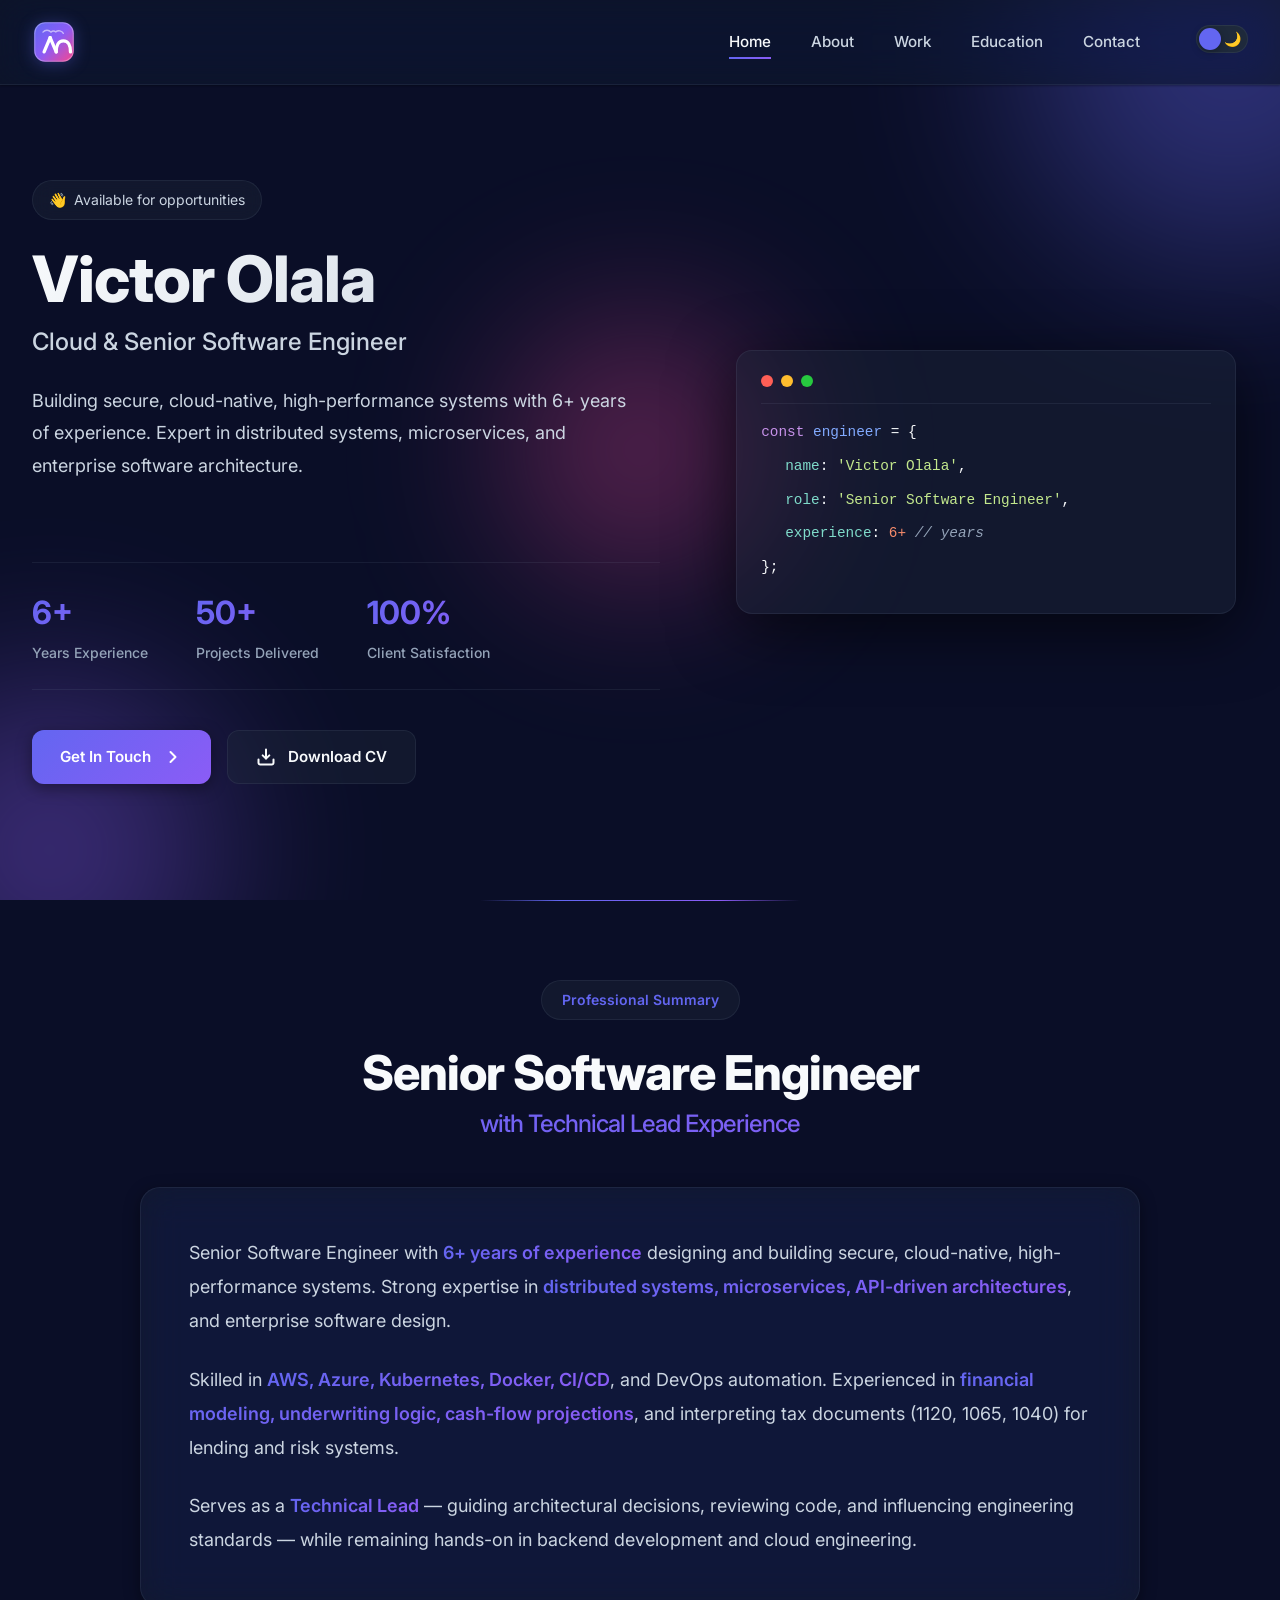
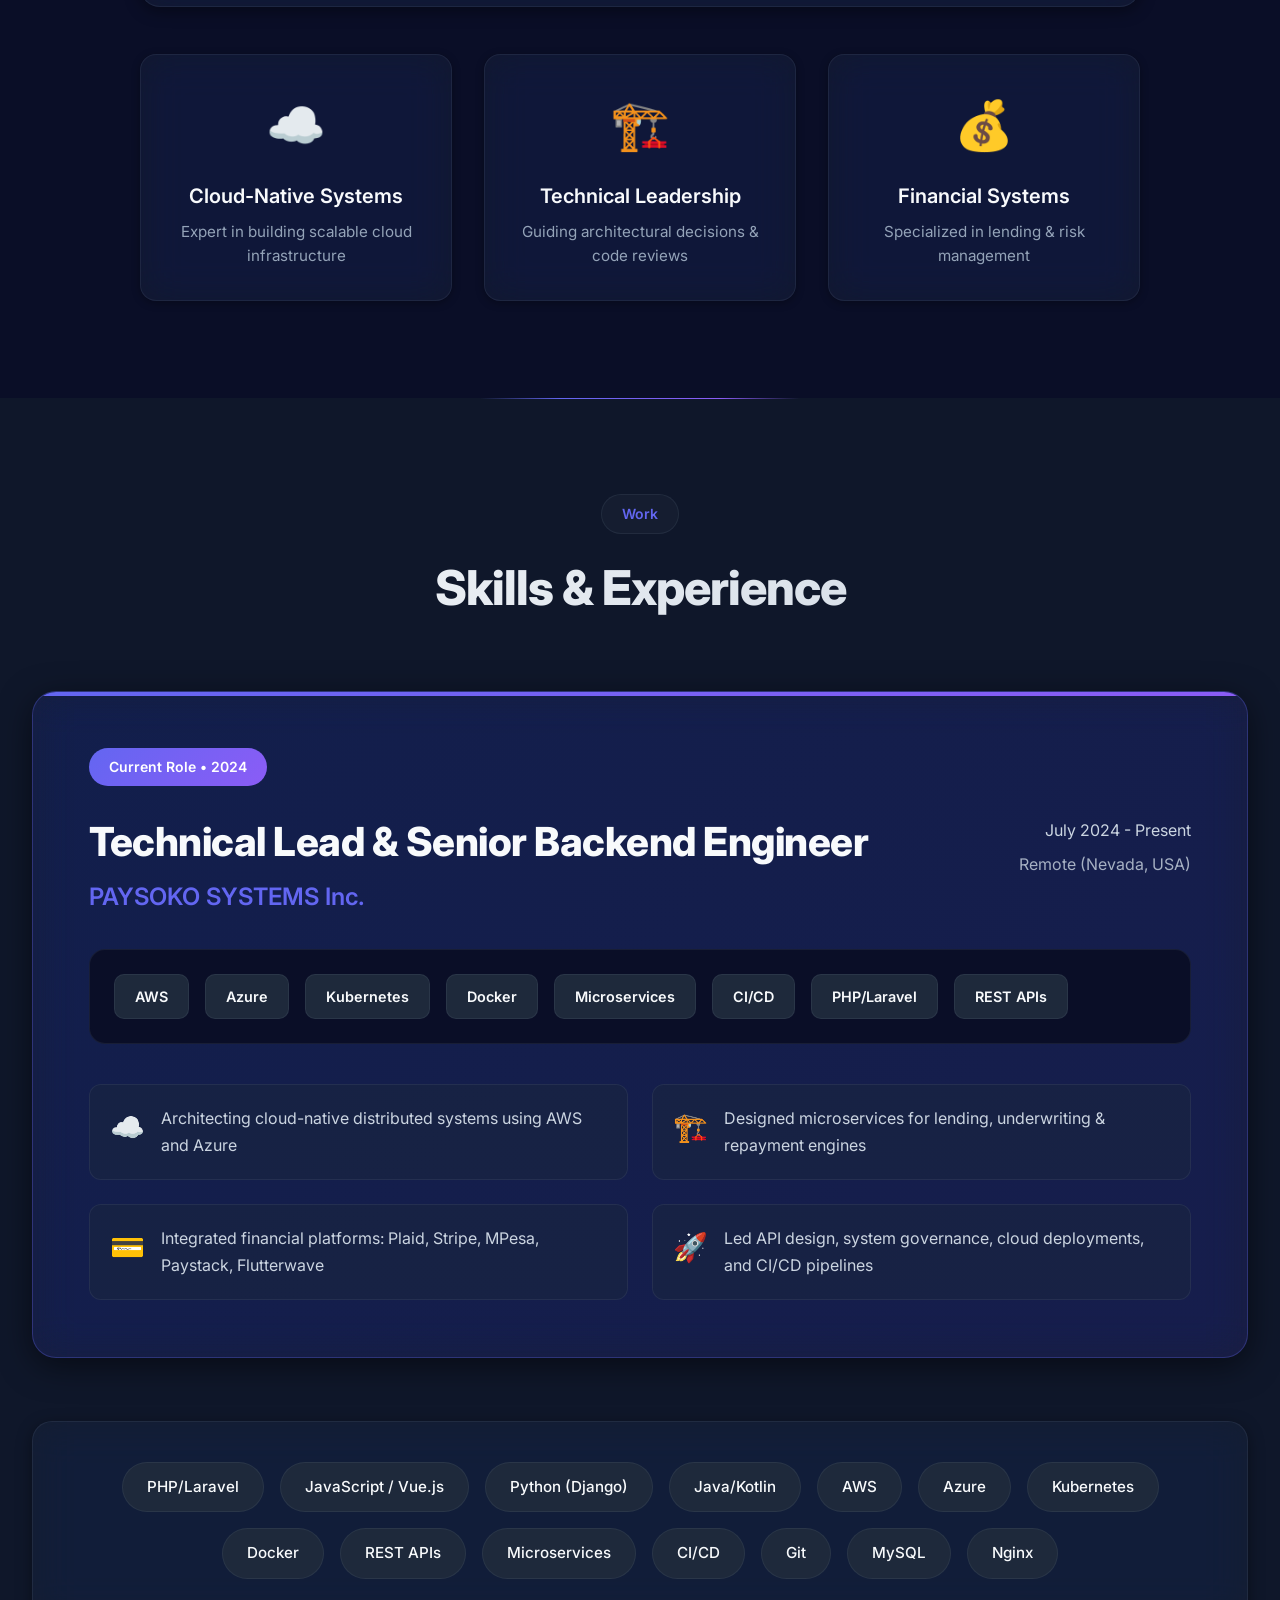
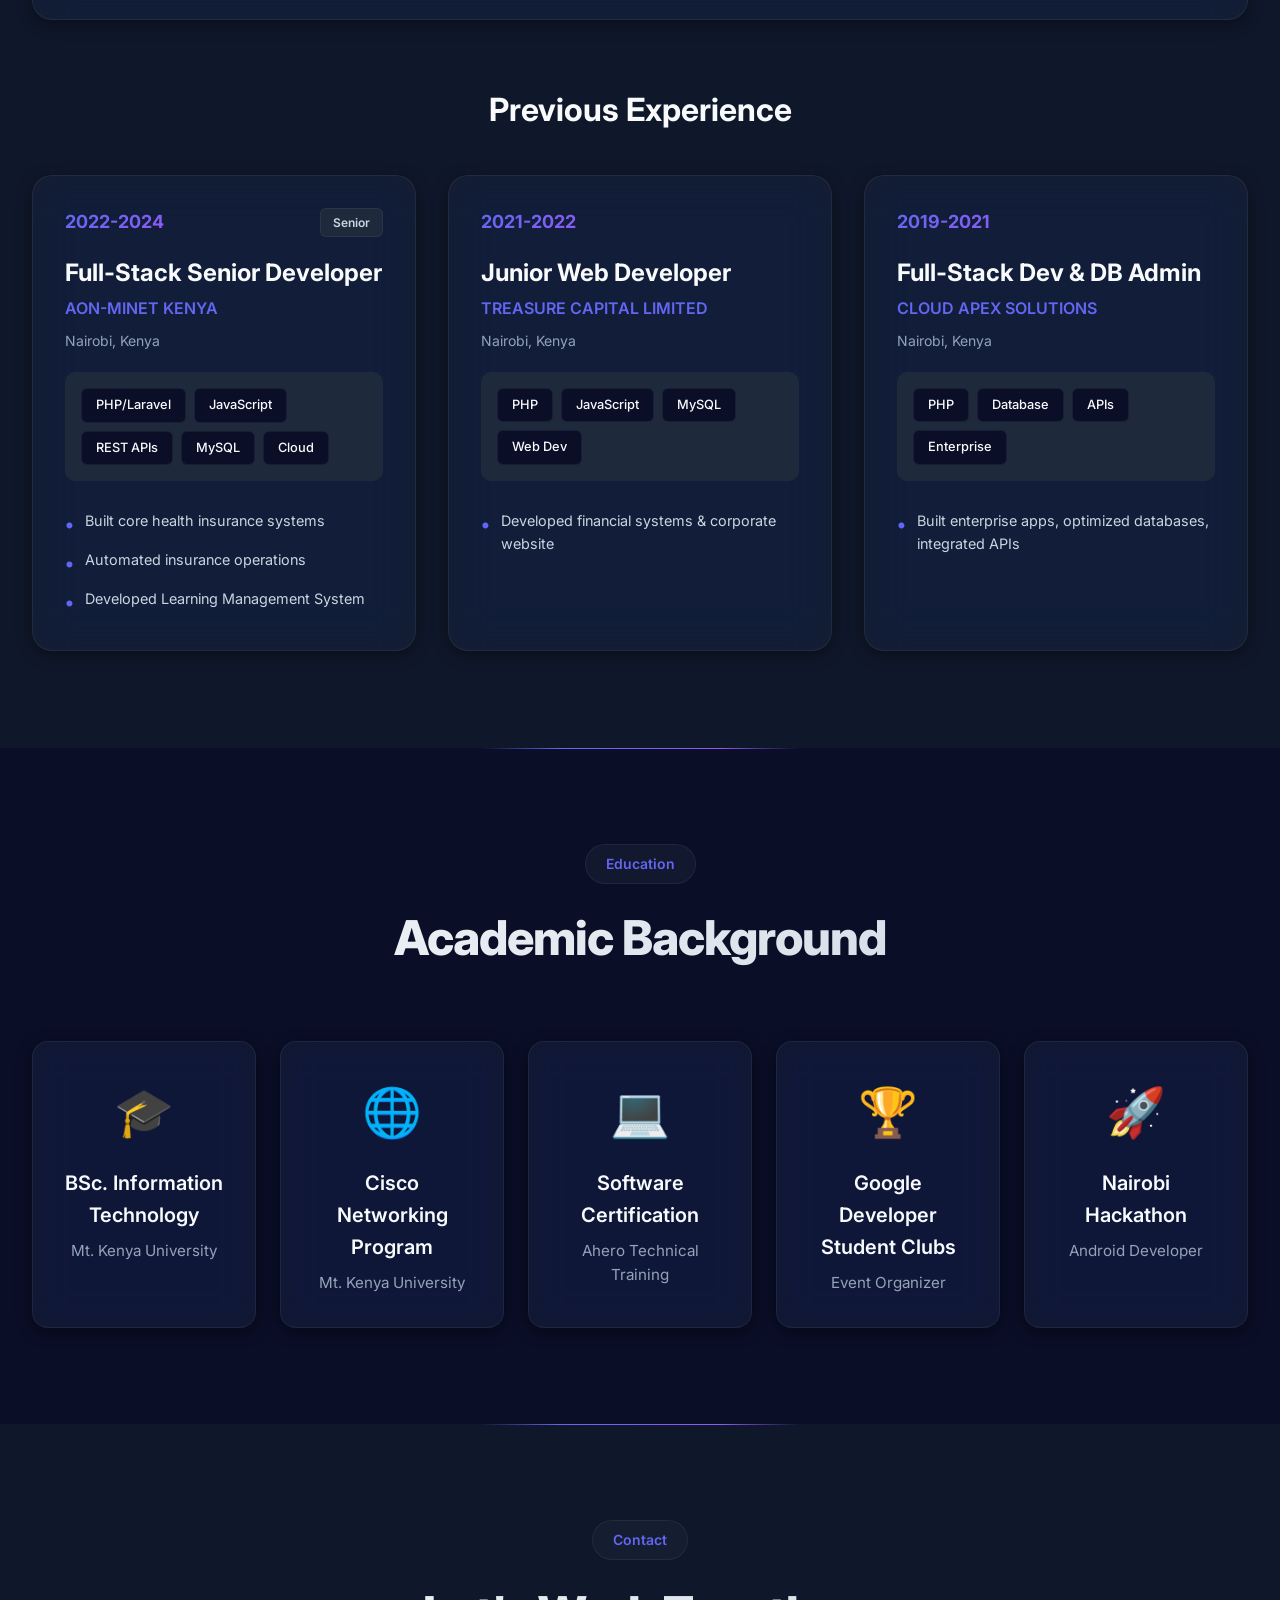
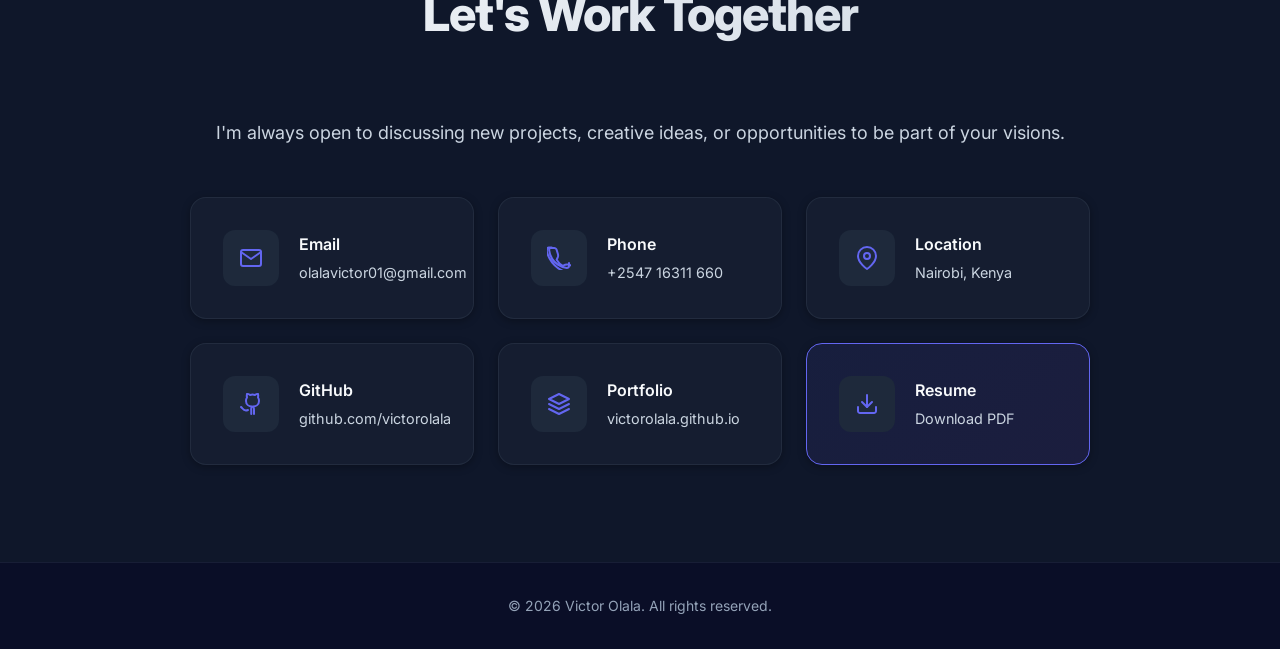
<file: index.html>
<!DOCTYPE html>
<html lang="en">
<head>
    <meta charset="UTF-8">
    <meta name="viewport" content="width=device-width, initial-scale=1.0">
    <link rel="canonical" href="https://victorolala.github.io/">
    <script>
        (function () {
            var path = location.pathname;
            if (/\/index\.html?$/i.test(path)) {
                history.replaceState(
                    null,
                    '',
                    path.replace(/\/index\.html?$/i, '/') + location.search + location.hash
                );
            }
        })();
    </script>
    <title>Victor Olala - Cloud & Senior Software Engineer</title>
    <link rel="icon" href="assets/favicon.svg" type="image/svg+xml">
    <link rel="stylesheet" href="styles.css">
    <link rel="preconnect" href="https://fonts.googleapis.com">
    <link rel="preconnect" href="https://fonts.gstatic.com" crossorigin>
    <link href="https://fonts.googleapis.com/css2?family=Inter:wght@300;400;500;600;700;800&display=swap" rel="stylesheet">
</head>
<body>
    <!-- Navigation -->
    <nav class="navbar">
        <div class="nav-container">
            <a href="#home" class="logo" aria-label="Victor Olala — Home">
                <svg class="logo-mark" viewBox="0 0 40 40" fill="none" xmlns="http://www.w3.org/2000/svg" aria-hidden="true">
                    <defs>
                        <linearGradient id="nav-logo-grad" x1="4" y1="4" x2="36" y2="36" gradientUnits="userSpaceOnUse">
                            <stop offset="0%" stop-color="#6366f1"/>
                            <stop offset="50%" stop-color="#8b5cf6"/>
                            <stop offset="100%" stop-color="#ec4899"/>
                        </linearGradient>
                    </defs>
                    <rect x="2" y="2" width="36" height="36" rx="10" fill="url(#nav-logo-grad)"/>
                    <rect x="2.5" y="2.5" width="35" height="35" rx="9.5" stroke="rgba(255,255,255,0.28)" stroke-width="1"/>
                    <path d="M10 11c1.8-2.2 5.5-2.2 7.2 0 1.2-1 3-1.2 4.4-.2 2.2-1.8 5.6-1.1 6.9 1.3" stroke="rgba(255,255,255,0.55)" stroke-width="1.25" stroke-linecap="round" fill="none"/>
                    <path d="M11 29L16.5 16" stroke="#fff" stroke-width="3" stroke-linecap="round"/>
                    <path d="M16.5 16L22 29" stroke="#fff" stroke-width="3" stroke-linecap="round"/>
                    <path d="M22 29c0-5.5 2-10 6.5-10s6.5 4.5 6.5 10" stroke="#fff" stroke-width="3" stroke-linecap="round" fill="none"/>
                </svg>
            </a>
            <ul class="nav-menu">
                <li><a href="#home" class="nav-link">Home</a></li>
                <li><a href="#about" class="nav-link">About</a></li>
                <li><a href="#work" class="nav-link">Work</a></li>
                <li><a href="#education" class="nav-link">Education</a></li>
                <li><a href="#contact" class="nav-link">Contact</a></li>
                <li>
                    <button class="theme-toggle" id="themeToggle" aria-label="Toggle theme">
                        <span class="theme-toggle-icon sun">☀️</span>
                        <span class="theme-toggle-icon moon">🌙</span>
                    </button>
                </li>
            </ul>
            <div class="hamburger">
                <span></span>
                <span></span>
                <span></span>
            </div>
        </div>
    </nav>

    <!-- Hero Section -->
    <section id="home" class="hero">
        <div class="hero-background">
            <div class="gradient-orb orb-1"></div>
            <div class="gradient-orb orb-2"></div>
            <div class="gradient-orb orb-3"></div>
        </div>
        <div class="container hero-container">
            <div class="hero-content">
                <div class="hero-intro">
                    <div class="hero-badge">
                        <span>👋</span> Available for opportunities
                    </div>
                    <h1 class="hero-title">
                        <span class="name-highlight">Victor Olala</span>
                        <span class="title-sub">Cloud & Senior Software Engineer</span>
                    </h1>
                    <p class="hero-description">
                        Building secure, cloud-native, high-performance systems with 6+ years of experience. 
                        Expert in distributed systems, microservices, and enterprise software architecture.
                    </p>
                </div>
                <div class="hero-visual">
                    <div class="hero-card">
                        <div class="card-header">
                            <div class="card-dots">
                                <span></span>
                                <span></span>
                                <span></span>
                            </div>
                        </div>
                        <div class="code-preview">
                            <div class="code-line">
                                <span class="code-keyword">const</span> 
                                <span class="code-var">engineer</span> = {
                            </div>
                            <div class="code-line indent">
                                <span class="code-property">name</span>: 
                                <span class="code-string">'Victor Olala'</span>,
                            </div>
                            <div class="code-line indent">
                                <span class="code-property">role</span>: 
                                <span class="code-string">'Senior Software Engineer'</span>,
                            </div>
                            <div class="code-line indent">
                                <span class="code-property">experience</span>: 
                                <span class="code-number">6+</span> 
                                <span class="code-comment">// years</span>
                            </div>
                            <div class="code-line">};</div>
                        </div>
                    </div>
                </div>
                <div class="hero-actions">
                    <div class="hero-stats">
                        <div class="stat-item">
                            <div class="stat-number">6+</div>
                            <div class="stat-label">Years Experience</div>
                        </div>
                        <div class="stat-item">
                            <div class="stat-number">50+</div>
                            <div class="stat-label">Projects Delivered</div>
                        </div>
                        <div class="stat-item">
                            <div class="stat-number">100%</div>
                            <div class="stat-label">Client Satisfaction</div>
                        </div>
                    </div>
                    <div class="hero-buttons">
                        <a href="#contact" class="btn btn-primary">
                            <span>Get In Touch</span>
                            <svg width="20" height="20" viewBox="0 0 20 20" fill="none">
                                <path d="M7.5 15L12.5 10L7.5 5" stroke="currentColor" stroke-width="2" stroke-linecap="round" stroke-linejoin="round"/>
                            </svg>
                        </a>
                        <a href="my_cv/Victor_Olala_Senior_Software_Engineer.pdf" download="Victor_Olala_Senior_Software_Engineer.pdf" class="btn btn-secondary">
                            <svg width="20" height="20" viewBox="0 0 20 20" fill="none">
                                <path d="M17.5 12.5V15.8333C17.5 16.2754 17.3244 16.6993 17.0118 17.0118C16.6993 17.3244 16.2754 17.5 15.8333 17.5H4.16667C3.72464 17.5 3.30072 17.3244 2.98816 17.0118C2.67559 16.6993 2.5 16.2754 2.5 15.8333V12.5M13.3333 8.33333L10 11.6667M10 11.6667L6.66667 8.33333M10 11.6667V2.5" stroke="currentColor" stroke-width="2" stroke-linecap="round" stroke-linejoin="round"/>
                            </svg>
                            <span>Download CV</span>
                        </a>
                    </div>
                </div>
            </div>
        </div>
    </section>

    <!-- About Section -->
    <section id="about" class="section about-section">
        <div class="container">
            <div class="about-content-wrapper">
                <div class="about-header">
                    <span class="about-badge">Professional Summary</span>
                    <h2 class="about-title">
                        Senior Software Engineer
                        <span class="about-subtitle">with Technical Lead Experience</span>
                    </h2>
                </div>
                <div class="about-text-content">
                    <p class="about-paragraph">
                        Senior Software Engineer with <strong>6+ years of experience</strong> designing and building secure, cloud-native, high-performance systems. 
                        Strong expertise in <strong>distributed systems, microservices, API-driven architectures</strong>, and enterprise software design.
                    </p>
                    <p class="about-paragraph">
                        Skilled in <strong>AWS, Azure, Kubernetes, Docker, CI/CD</strong>, and DevOps automation. Experienced in <strong>financial modeling, underwriting logic, cash-flow projections</strong>, and interpreting tax documents (1120, 1065, 1040) for lending and risk systems.
                    </p>
                    <p class="about-paragraph">
                        Serves as a <strong>Technical Lead</strong> — guiding architectural decisions, reviewing code, and influencing engineering standards — while remaining hands-on in backend development and cloud engineering.
                    </p>
                </div>
                <div class="about-highlights">
                    <div class="highlight-item">
                        <div class="highlight-icon">☁️</div>
                        <div class="highlight-text">
                            <h4>Cloud-Native Systems</h4>
                            <p>Expert in building scalable cloud infrastructure</p>
                        </div>
                    </div>
                    <div class="highlight-item">
                        <div class="highlight-icon">🏗️</div>
                        <div class="highlight-text">
                            <h4>Technical Leadership</h4>
                            <p>Guiding architectural decisions & code reviews</p>
                        </div>
                    </div>
                    <div class="highlight-item">
                        <div class="highlight-icon">💰</div>
                        <div class="highlight-text">
                            <h4>Financial Systems</h4>
                            <p>Specialized in lending & risk management</p>
                        </div>
                    </div>
                </div>
            </div>
        </div>
    </section>

    <!-- Work Section -->
    <section id="work" class="section work-section">
        <div class="container">
            <div class="section-header">
                <span class="section-label">Work</span>
                <h2 class="section-title">Skills & Experience</h2>
            </div>
            
            <!-- Featured Current Role -->
            <div class="featured-experience">
                <div class="featured-card">
                    <div class="featured-badge">Current Role • 2024</div>
                    <div class="featured-header">
                        <div>
                            <h3 class="featured-title">Technical Lead & Senior Backend Engineer</h3>
                            <div class="featured-company">PAYSOKO SYSTEMS Inc.</div>
                        </div>
                        <div class="featured-meta">
                            <div class="featured-date">July 2024 - Present</div>
                            <div class="featured-location">Remote (Nevada, USA)</div>
                        </div>
                    </div>
                    <div class="featured-skills">
                        <span class="featured-skill">AWS</span>
                        <span class="featured-skill">Azure</span>
                        <span class="featured-skill">Kubernetes</span>
                        <span class="featured-skill">Docker</span>
                        <span class="featured-skill">Microservices</span>
                        <span class="featured-skill">CI/CD</span>
                        <span class="featured-skill">PHP/Laravel</span>
                        <span class="featured-skill">REST APIs</span>
                    </div>
                    <div class="featured-duties">
                        <div class="duty-item">
                            <div class="duty-icon">☁️</div>
                            <p>Architecting cloud-native distributed systems using AWS and Azure</p>
                        </div>
                        <div class="duty-item">
                            <div class="duty-icon">🏗️</div>
                            <p>Designed microservices for lending, underwriting & repayment engines</p>
                        </div>
                        <div class="duty-item">
                            <div class="duty-icon">💳</div>
                            <p>Integrated financial platforms: Plaid, Stripe, MPesa, Paystack, Flutterwave</p>
                        </div>
                        <div class="duty-item">
                            <div class="duty-icon">🚀</div>
                            <p>Led API design, system governance, cloud deployments, and CI/CD pipelines</p>
                        </div>
                    </div>
                </div>
            </div>

            <!-- Skills Cloud -->
            <div class="skills-cloud">
                <div class="skills-cloud-content">
                    <span class="skill-cloud-tag">PHP/Laravel</span>
                    <span class="skill-cloud-tag">JavaScript / Vue.js</span>
                    <span class="skill-cloud-tag">Python (Django)</span>
                    <span class="skill-cloud-tag">Java/Kotlin</span>
                    <span class="skill-cloud-tag">AWS</span>
                    <span class="skill-cloud-tag">Azure</span>
                    <span class="skill-cloud-tag">Kubernetes</span>
                    <span class="skill-cloud-tag">Docker</span>
                    <span class="skill-cloud-tag">REST APIs</span>
                    <span class="skill-cloud-tag">Microservices</span>
                    <span class="skill-cloud-tag">CI/CD</span>
                    <span class="skill-cloud-tag">Git</span>
                    <span class="skill-cloud-tag">MySQL</span>
                    <span class="skill-cloud-tag">Nginx</span>
                </div>
            </div>

            <!-- Past Experiences Grid -->
            <div class="past-experiences">
                <h3 class="past-exp-title">Previous Experience</h3>
                <div class="experiences-grid">
                    <div class="exp-card-mini">
                        <div class="exp-card-mini-header">
                            <div class="exp-card-mini-year">2022-2024</div>
                            <div class="exp-card-mini-badge">Senior</div>
                        </div>
                        <h4 class="exp-card-mini-title">Full-Stack Senior Developer</h4>
                        <div class="exp-card-mini-company">AON-MINET KENYA</div>
                        <div class="exp-card-mini-location">Nairobi, Kenya</div>
                        <div class="exp-card-mini-skills">
                            <span>PHP/Laravel</span>
                            <span>JavaScript</span>
                            <span>REST APIs</span>
                            <span>MySQL</span>
                            <span>Cloud</span>
                        </div>
                        <ul class="exp-card-mini-duties">
                            <li>Built core health insurance systems</li>
                            <li>Automated insurance operations</li>
                            <li>Developed Learning Management System</li>
                        </ul>
                    </div>

                    <div class="exp-card-mini">
                        <div class="exp-card-mini-header">
                            <div class="exp-card-mini-year">2021-2022</div>
                        </div>
                        <h4 class="exp-card-mini-title">Junior Web Developer</h4>
                        <div class="exp-card-mini-company">TREASURE CAPITAL LIMITED</div>
                        <div class="exp-card-mini-location">Nairobi, Kenya</div>
                        <div class="exp-card-mini-skills">
                            <span>PHP</span>
                            <span>JavaScript</span>
                            <span>MySQL</span>
                            <span>Web Dev</span>
                        </div>
                        <ul class="exp-card-mini-duties">
                            <li>Developed financial systems & corporate website</li>
                        </ul>
                    </div>

                    <div class="exp-card-mini">
                        <div class="exp-card-mini-header">
                            <div class="exp-card-mini-year">2019-2021</div>
                        </div>
                        <h4 class="exp-card-mini-title">Full-Stack Dev & DB Admin</h4>
                        <div class="exp-card-mini-company">CLOUD APEX SOLUTIONS</div>
                        <div class="exp-card-mini-location">Nairobi, Kenya</div>
                        <div class="exp-card-mini-skills">
                            <span>PHP</span>
                            <span>Database</span>
                            <span>APIs</span>
                            <span>Enterprise</span>
                        </div>
                        <ul class="exp-card-mini-duties">
                            <li>Built enterprise apps, optimized databases, integrated APIs</li>
                        </ul>
                    </div>
                </div>
            </div>
        </div>
    </section>

    <!-- Education Section -->
    <section id="education" class="section education-section">
        <div class="container">
            <div class="section-header">
                <span class="section-label">Education</span>
                <h2 class="section-title">Academic Background</h2>
            </div>
            <div class="education-grid-modern">
                <div class="education-card-modern">
                    <div class="edu-icon">🎓</div>
                    <h3 class="edu-title">BSc. Information Technology</h3>
                    <p class="edu-institution">Mt. Kenya University</p>
                </div>
                <div class="education-card-modern">
                    <div class="edu-icon">🌐</div>
                    <h3 class="edu-title">Cisco Networking Program</h3>
                    <p class="edu-institution">Mt. Kenya University</p>
                </div>
                <div class="education-card-modern">
                    <div class="edu-icon">💻</div>
                    <h3 class="edu-title">Software Certification</h3>
                    <p class="edu-institution">Ahero Technical Training</p>
                </div>
                <div class="education-card-modern">
                    <div class="edu-icon">🏆</div>
                    <h3 class="edu-title">Google Developer Student Clubs</h3>
                    <p class="edu-institution">Event Organizer</p>
                </div>
                <div class="education-card-modern">
                    <div class="edu-icon">🚀</div>
                    <h3 class="edu-title">Nairobi Hackathon</h3>
                    <p class="edu-institution">Android Developer</p>
                </div>
            </div>
        </div>
    </section>

    <!-- Contact Section -->
    <section id="contact" class="section contact-section">
        <div class="container">
            <div class="section-header">
                <span class="section-label">Contact</span>
                <h2 class="section-title">Let's Work Together</h2>
            </div>
            <div class="contact-wrapper">
                <div class="contact-content-modern">
                    <p class="contact-intro">
                        I'm always open to discussing new projects, creative ideas, or opportunities to be part of your visions.
                    </p>
                    <div class="contact-grid">
                        <a href="mailto:olalavictor01@gmail.com" class="contact-card">
                            <div class="contact-icon-wrapper">
                                <svg width="24" height="24" viewBox="0 0 24 24" fill="none">
                                    <path d="M4 4H20C21.1 4 22 4.9 22 6V18C22 19.1 21.1 20 20 20H4C2.9 20 2 19.1 2 18V6C2 4.9 2.9 4 4 4Z" stroke="currentColor" stroke-width="2" stroke-linecap="round" stroke-linejoin="round"/>
                                    <path d="M22 6L12 13L2 6" stroke="currentColor" stroke-width="2" stroke-linecap="round" stroke-linejoin="round"/>
                                </svg>
                            </div>
                            <div class="contact-info">
                                <h4>Email</h4>
                                <p>olalavictor01@gmail.com</p>
                            </div>
                        </a>
                        <a href="tel:+254716311660" class="contact-card">
                            <div class="contact-icon-wrapper">
                                <svg width="24" height="24" viewBox="0 0 24 24" fill="none">
                                    <path d="M22 16.92V19.92C22.0011 20.1985 21.9441 20.4742 21.8325 20.7292C21.7209 20.9842 21.5573 21.213 21.3522 21.4008C21.1472 21.5886 20.9053 21.7315 20.6413 21.8207C20.3773 21.9099 20.0971 21.9436 19.82 21.92C16.7428 21.5856 13.787 20.5341 11.19 18.85C8.77382 17.3147 6.72533 15.2662 5.19 12.85C3.49997 10.2412 2.44824 7.27099 2.12 4.18C2.09669 3.90347 2.13089 3.62379 2.22049 3.36021C2.31008 3.09663 2.45323 2.85502 2.641 2.65C2.82878 2.44498 3.05758 2.28126 3.31264 2.16945C3.56769 2.05764 3.84336 2.00014 4.12 2H7.12C7.68185 1.99522 8.22799 2.16708 8.67649 2.48851C9.12499 2.80994 9.45373 3.26629 9.62 3.79L10.9 8.07C11.0617 8.58086 11.1352 9.12389 11.1159 9.66747C11.0966 10.2111 10.9849 10.7452 10.787 11.24L9.62 13.71C11.1339 16.2023 13.2977 18.3661 15.79 19.88L18.26 18.71C18.7561 18.5133 19.2912 18.4019 19.8357 18.3826C20.3803 18.3633 20.9234 18.4365 21.43 18.6L25.71 19.88C26.2318 20.0456 26.6855 20.3725 27.0049 20.8192C27.3243 21.2659 27.4942 21.8101 27.49 22.37V25.37C27.4858 25.6481 27.4223 25.9224 27.3038 26.1744C27.1853 26.4264 27.0146 26.6504 26.8031 26.8319C26.5916 27.0134 26.3442 27.1484 26.0771 27.2286C25.81 27.3088 25.5292 27.3323 25.25 27.3C19.82 26.88 14.62 24.89 10.19 21.5C5.49997 17.83 1.99997 12.73 0.189971 7.08C-0.240029 5.65 -0.240029 4.15 0.189971 2.72C0.409971 2.01 0.999971 1.5 1.72997 1.5H4.72997" stroke="currentColor" stroke-width="2" stroke-linecap="round" stroke-linejoin="round"/>
                                </svg>
                            </div>
                            <div class="contact-info">
                                <h4>Phone</h4>
                                <p>+2547 16311 660</p>
                            </div>
                        </a>
                        <div class="contact-card">
                            <div class="contact-icon-wrapper">
                                <svg width="24" height="24" viewBox="0 0 24 24" fill="none">
                                    <path d="M21 10C21 17 12 23 12 23C12 23 3 17 3 10C3 7.61305 3.94821 5.32387 5.63604 3.63604C7.32387 1.94821 9.61305 1 12 1C14.3869 1 16.6761 1.94821 18.364 3.63604C20.0518 5.32387 21 7.61305 21 10Z" stroke="currentColor" stroke-width="2" stroke-linecap="round" stroke-linejoin="round"/>
                                    <path d="M12 13C13.6569 13 15 11.6569 15 10C15 8.34315 13.6569 7 12 7C10.3431 7 9 8.34315 9 10C9 11.6569 10.3431 13 12 13Z" stroke="currentColor" stroke-width="2" stroke-linecap="round" stroke-linejoin="round"/>
                                </svg>
                            </div>
                            <div class="contact-info">
                                <h4>Location</h4>
                                <p>Nairobi, Kenya</p>
                            </div>
                        </div>
                        <a href="https://github.com/victorolala" target="_blank" rel="noopener noreferrer" class="contact-card">
                            <div class="contact-icon-wrapper">
                                <svg width="24" height="24" viewBox="0 0 24 24" fill="none">
                                    <path d="M15 22V18C15.1392 16.7473 14.78 15.4901 14 14.5C17 14.5 20 12.5 20 9C20.08 7.75 19.73 6.52 19 5.5C19.28 4.35 19.28 3.15 19 2C19 2 18 1.5 16 3C14.36 2.5 12.64 2.5 11 3C9 1.5 8 2 8 2C7.7 3.15 7.7 4.35 8 5.5C7.27189 6.51588 6.91851 7.75279 7 9C7 12.5 10 14.5 13 14.5C12.61 15.1 12.36 15.75 12.25 16.43C12.135 17.15 12.135 17.88 12.25 18.6V22" stroke="currentColor" stroke-width="2" stroke-linecap="round" stroke-linejoin="round"/>
                                    <path d="M9 18C4 20 4 16 2 15" stroke="currentColor" stroke-width="2" stroke-linecap="round" stroke-linejoin="round"/>
                                </svg>
                            </div>
                            <div class="contact-info">
                                <h4>GitHub</h4>
                                <p>github.com/victorolala</p>
                            </div>
                        </a>
                        <a href="https://victorolala.github.io" target="_blank" rel="noopener noreferrer" class="contact-card">
                            <div class="contact-icon-wrapper">
                                <svg width="24" height="24" viewBox="0 0 24 24" fill="none">
                                    <path d="M12 2L2 7L12 12L22 7L12 2Z" stroke="currentColor" stroke-width="2" stroke-linecap="round" stroke-linejoin="round"/>
                                    <path d="M2 17L12 22L22 17" stroke="currentColor" stroke-width="2" stroke-linecap="round" stroke-linejoin="round"/>
                                    <path d="M2 12L12 17L22 12" stroke="currentColor" stroke-width="2" stroke-linecap="round" stroke-linejoin="round"/>
                                </svg>
                            </div>
                            <div class="contact-info">
                                <h4>Portfolio</h4>
                                <p>victorolala.github.io</p>
                            </div>
                        </a>
                        <a href="my_cv/Victor_Olala_Senior_Software_Engineer.pdf" download="Victor_Olala_Senior_Software_Engineer.pdf" class="contact-card contact-cv-card">
                            <div class="contact-icon-wrapper">
                                <svg width="24" height="24" viewBox="0 0 24 24" fill="none">
                                    <path d="M21 15V19C21 19.5304 20.7893 20.0391 20.4142 20.4142C20.0391 20.7893 19.5304 21 19 21H5C4.46957 21 3.96086 20.7893 3.58579 20.4142C3.21071 20.0391 3 19.5304 3 19V15" stroke="currentColor" stroke-width="2" stroke-linecap="round" stroke-linejoin="round"/>
                                    <path d="M7 10L12 15L17 10" stroke="currentColor" stroke-width="2" stroke-linecap="round" stroke-linejoin="round"/>
                                    <path d="M12 15V3" stroke="currentColor" stroke-width="2" stroke-linecap="round" stroke-linejoin="round"/>
                                </svg>
                            </div>
                            <div class="contact-info">
                                <h4>Resume</h4>
                                <p>Download PDF</p>
                            </div>
                        </a>
                    </div>
                </div>
            </div>
        </div>
    </section>

    <!-- Footer -->
    <footer class="footer">
        <div class="container">
            <p>&copy; <span id="currentYear"></span> Victor Olala. All rights reserved.</p>
        </div>
    </footer>

    <script src="script.js"></script>
</body>
</html>
</file>
<file: styles.css>
/* Reset and Base Styles */
* {
    margin: 0;
    padding: 0;
    box-sizing: border-box;
}

:root {
    --primary-color: #6366f1;
    --primary-dark: #4f46e5;
    --secondary-color: #8b5cf6;
    --accent-color: #ec4899;
    
    /* Dark Theme (Default) */
    --text-primary: #f8fafc;
    --text-secondary: #cbd5e1;
    --text-tertiary: #94a3b8;
    --bg-primary: #0a0e27;
    --bg-secondary: #0f172a;
    --bg-tertiary: #1e293b;
    --bg-card: rgba(30, 41, 59, 0.4);
    --bg-card-hover: rgba(30, 41, 59, 0.6);
    --border-color: rgba(148, 163, 184, 0.1);
    --border-hover: rgba(99, 102, 241, 0.3);
    --shadow-sm: 0 2px 8px rgba(0, 0, 0, 0.3);
    --shadow-md: 0 4px 16px rgba(0, 0, 0, 0.4);
    --shadow-lg: 0 8px 32px rgba(0, 0, 0, 0.5);
    --shadow-xl: 0 16px 64px rgba(0, 0, 0, 0.6);
    --glass-bg: rgba(15, 23, 42, 0.7);
    --glass-border: rgba(255, 255, 255, 0.1);
}

[data-theme="light"] {
    /* Light Theme */
    --text-primary: #0f172a;
    --text-secondary: #475569;
    --text-tertiary: #64748b;
    --bg-primary: #ffffff;
    --bg-secondary: #f8fafc;
    --bg-tertiary: #f1f5f9;
    --bg-card: rgba(255, 255, 255, 0.8);
    --bg-card-hover: rgba(255, 255, 255, 0.95);
    --border-color: rgba(148, 163, 184, 0.2);
    --border-hover: rgba(99, 102, 241, 0.4);
    --shadow-sm: 0 2px 8px rgba(0, 0, 0, 0.05);
    --shadow-md: 0 4px 16px rgba(0, 0, 0, 0.08);
    --shadow-lg: 0 8px 32px rgba(0, 0, 0, 0.12);
    --shadow-xl: 0 16px 64px rgba(0, 0, 0, 0.16);
    --glass-bg: rgba(255, 255, 255, 0.8);
    --glass-border: rgba(0, 0, 0, 0.1);
}

html {
    scroll-behavior: smooth;
    scroll-padding-top: 88px;
}

section[id] {
    scroll-margin-top: 88px;
}

body {
    font-family: 'Inter', -apple-system, BlinkMacSystemFont, 'Segoe UI', sans-serif;
    color: var(--text-primary);
    background-color: var(--bg-primary);
    line-height: 1.6;
    overflow-x: hidden;
    -webkit-font-smoothing: antialiased;
    -moz-osx-font-smoothing: grayscale;
}

.container {
    max-width: 1280px;
    margin: 0 auto;
    padding: 0 2rem;
}

/* Navigation */
.navbar {
    position: fixed;
    top: 0;
    left: 0;
    right: 0;
    background: var(--glass-bg);
    backdrop-filter: blur(20px) saturate(180%);
    -webkit-backdrop-filter: blur(20px) saturate(180%);
    border-bottom: 1px solid var(--border-color);
    z-index: 1000;
    transition: all 0.3s ease;
}

.nav-container {
    max-width: 1280px;
    margin: 0 auto;
    padding: 1.25rem 2rem;
    display: flex;
    justify-content: space-between;
    align-items: center;
}

.logo {
    display: flex;
    align-items: center;
    text-decoration: none;
    flex-shrink: 0;
}

.logo-mark {
    display: block;
    width: 44px;
    height: 44px;
    flex-shrink: 0;
    transition: transform 0.45s cubic-bezier(0.34, 1.56, 0.64, 1), filter 0.3s ease;
    filter: drop-shadow(0 2px 8px rgba(99, 102, 241, 0.35));
}

.logo:hover .logo-mark,
.logo:focus-visible .logo-mark {
    transform: scale(1.08) rotate(-4deg);
    filter: drop-shadow(0 4px 16px rgba(99, 102, 241, 0.55));
}

.logo:focus-visible {
    outline: 2px solid var(--primary-color);
    outline-offset: 4px;
    border-radius: 12px;
}

.logo-text {
    font-size: 1.5rem;
    font-weight: 800;
    background: linear-gradient(135deg, var(--primary-color), var(--secondary-color));
    -webkit-background-clip: text;
    -webkit-text-fill-color: transparent;
    background-clip: text;
    letter-spacing: -0.5px;
}

.nav-menu {
    display: flex;
    list-style: none;
    gap: 2.5rem;
    align-items: center;
}

.nav-link {
    text-decoration: none;
    color: var(--text-secondary);
    font-weight: 500;
    font-size: 0.95rem;
    transition: all 0.3s ease;
    position: relative;
    padding: 0.5rem 0;
}

.nav-link::after {
    content: '';
    position: absolute;
    bottom: 0;
    left: 0;
    width: 0;
    height: 2px;
    background: linear-gradient(135deg, var(--primary-color), var(--secondary-color));
    transition: width 0.3s ease;
}

.nav-link:hover {
    color: var(--text-primary);
}

.nav-link.active {
    color: var(--text-primary);
}

.nav-link.active::after {
    width: 100%;
}

.nav-link:hover::after {
    width: 100%;
}

/* Theme Toggle */
.theme-toggle {
    background: var(--bg-tertiary);
    border: 1px solid var(--border-color);
    border-radius: 50px;
    width: 52px;
    height: 28px;
    position: relative;
    cursor: pointer;
    transition: all 0.3s ease;
    margin-left: 1rem;
}

.theme-toggle::before {
    content: '';
    position: absolute;
    width: 22px;
    height: 22px;
    border-radius: 50%;
    background: var(--primary-color);
    top: 2px;
    left: 2px;
    transition: all 0.3s ease;
    box-shadow: var(--shadow-sm);
}

[data-theme="light"] .theme-toggle::before {
    transform: translateX(24px);
}

.theme-toggle-icon {
    position: absolute;
    top: 50%;
    transform: translateY(-50%);
    font-size: 14px;
    transition: opacity 0.3s ease;
}

.theme-toggle-icon.sun {
    left: 6px;
    opacity: 0;
}

.theme-toggle-icon.moon {
    right: 6px;
    opacity: 1;
}

[data-theme="light"] .theme-toggle-icon.sun {
    opacity: 1;
}

[data-theme="light"] .theme-toggle-icon.moon {
    opacity: 0;
}

.hamburger {
    display: none;
    flex-direction: column;
    cursor: pointer;
    gap: 4px;
}

.hamburger span {
    width: 25px;
    height: 3px;
    background: var(--text-primary);
    transition: all 0.3s ease;
    border-radius: 2px;
}

/* Hero Section */
.hero {
    min-height: 100vh;
    display: flex;
    align-items: center;
    position: relative;
    overflow-x: clip;
    padding: 8rem 0 4rem;
}

.hero-background {
    position: absolute;
    top: 0;
    left: 0;
    right: 0;
    bottom: 0;
    overflow: hidden;
    z-index: 0;
}

.gradient-orb {
    position: absolute;
    border-radius: 50%;
    filter: blur(80px);
    opacity: 0.5;
    animation: float 20s ease-in-out infinite;
}

.orb-1 {
    width: 500px;
    height: 500px;
    background: radial-gradient(circle, var(--primary-color), transparent);
    top: -200px;
    right: -200px;
    animation-delay: 0s;
}

.orb-2 {
    width: 400px;
    height: 400px;
    background: radial-gradient(circle, var(--secondary-color), transparent);
    bottom: -150px;
    left: -150px;
    animation-delay: 5s;
}

.orb-3 {
    width: 300px;
    height: 300px;
    background: radial-gradient(circle, var(--accent-color), transparent);
    top: 50%;
    left: 50%;
    transform: translate(-50%, -50%);
    animation-delay: 10s;
}

@keyframes float {
    0%, 100% { transform: translate(0, 0) scale(1); }
    33% { transform: translate(30px, -30px) scale(1.1); }
    66% { transform: translate(-20px, 20px) scale(0.9); }
}

.hero-container {
    position: relative;
    z-index: 1;
    width: 100%;
}

.hero-content {
    display: grid;
    grid-template-columns: 1.2fr 1fr;
    grid-template-rows: auto auto;
    gap: 2.5rem 4rem;
    align-items: start;
}

.hero-intro {
    grid-column: 1;
    grid-row: 1;
}

.hero-visual {
    grid-column: 2;
    grid-row: 1 / span 2;
    align-self: center;
}

.hero-actions {
    grid-column: 1;
    grid-row: 2;
}

.hero-badge {
    display: inline-flex;
    align-items: center;
    gap: 0.5rem;
    padding: 0.5rem 1rem;
    background: var(--bg-card);
    border: 1px solid var(--border-color);
    border-radius: 50px;
    font-size: 0.875rem;
    color: var(--text-secondary);
    margin-bottom: 1.5rem;
    backdrop-filter: blur(10px);
}

.hero-title {
    margin-bottom: 1.5rem;
}

.name-highlight {
    display: block;
    font-size: 4rem;
    font-weight: 800;
    line-height: 1.1;
    background: linear-gradient(135deg, var(--text-primary) 0%, var(--text-secondary) 100%);
    -webkit-background-clip: text;
    -webkit-text-fill-color: transparent;
    background-clip: text;
    margin-bottom: 0.5rem;
    letter-spacing: -1px;
}

.title-sub {
    display: block;
    font-size: 1.5rem;
    font-weight: 500;
    color: var(--text-secondary);
    margin-top: 0.5rem;
}

.hero-description {
    font-size: 1.125rem;
    color: var(--text-secondary);
    margin-bottom: 2.5rem;
    line-height: 1.8;
    max-width: 600px;
}

.hero-stats {
    display: flex;
    gap: 3rem;
    margin-bottom: 2.5rem;
    padding: 1.5rem 0;
    border-top: 1px solid var(--border-color);
    border-bottom: 1px solid var(--border-color);
}

.stat-item {
    display: flex;
    flex-direction: column;
    gap: 0.25rem;
}

.stat-number {
    font-size: 2rem;
    font-weight: 700;
    background: linear-gradient(135deg, var(--primary-color), var(--secondary-color));
    -webkit-background-clip: text;
    -webkit-text-fill-color: transparent;
    background-clip: text;
}

.stat-label {
    font-size: 0.875rem;
    color: var(--text-tertiary);
    font-weight: 500;
}

.hero-buttons {
    display: flex;
    gap: 1rem;
    flex-wrap: wrap;
}

.btn {
    display: inline-flex;
    align-items: center;
    gap: 0.75rem;
    padding: 0.875rem 1.75rem;
    border-radius: 12px;
    text-decoration: none;
    font-weight: 600;
    font-size: 0.95rem;
    transition: all 0.3s ease;
    border: none;
    cursor: pointer;
}

.btn-primary {
    background: linear-gradient(135deg, var(--primary-color), var(--secondary-color));
    color: white;
    box-shadow: var(--shadow-md);
}

.btn-primary:hover {
    transform: translateY(-2px);
    box-shadow: var(--shadow-lg);
}

.btn-secondary {
    background: var(--bg-card);
    color: var(--text-primary);
    border: 1px solid var(--border-color);
    backdrop-filter: blur(10px);
}

.btn-secondary:hover {
    background: var(--bg-card-hover);
    border-color: var(--border-hover);
    transform: translateY(-2px);
}

/* Hero Visual */
.hero-visual {
    display: flex;
    justify-content: center;
    align-items: center;
}

.hero-card {
    background: var(--bg-card);
    backdrop-filter: blur(20px) saturate(180%);
    -webkit-backdrop-filter: blur(20px) saturate(180%);
    border: 1px solid var(--border-color);
    border-radius: 16px;
    padding: 1.5rem;
    box-shadow: var(--shadow-xl);
    width: 100%;
    max-width: 500px;
    animation: floatCard 3s ease-in-out infinite;
}

@keyframes floatCard {
    0%, 100% { transform: translateY(0); }
    50% { transform: translateY(-10px); }
}

.card-header {
    display: flex;
    justify-content: space-between;
    align-items: center;
    margin-bottom: 1rem;
    padding-bottom: 1rem;
    border-bottom: 1px solid var(--border-color);
}

.card-dots {
    display: flex;
    gap: 0.5rem;
}

.card-dots span {
    width: 12px;
    height: 12px;
    border-radius: 50%;
    background: var(--text-tertiary);
}

.card-dots span:nth-child(1) {
    background: #ff5f56;
}

.card-dots span:nth-child(2) {
    background: #ffbd2e;
}

.card-dots span:nth-child(3) {
    background: #27c93f;
}

.code-preview {
    font-family: 'Courier New', 'Monaco', monospace;
    font-size: 0.9rem;
    line-height: 1.8;
}

.code-line {
    margin-bottom: 0.5rem;
}

.indent {
    padding-left: 1.5rem;
}

.code-keyword {
    color: #c792ea;
}

.code-var {
    color: #82aaff;
}

.code-property {
    color: #7fdbca;
}

.code-string {
    color: #c3e88d;
}

.code-number {
    color: #f78c6c;
}

.code-comment {
    color: var(--text-tertiary);
    font-style: italic;
}

/* Section Styles */
.section {
    padding: 6rem 0;
    position: relative;
}

.section-header {
    text-align: center;
    margin-bottom: 4rem;
}

.section-label {
    display: inline-block;
    padding: 0.5rem 1.25rem;
    background: var(--bg-card);
    border: 1px solid var(--border-color);
    border-radius: 50px;
    font-size: 0.875rem;
    font-weight: 600;
    color: var(--primary-color);
    margin-bottom: 1rem;
    backdrop-filter: blur(10px);
}

.section-title {
    font-size: 3rem;
    font-weight: 800;
    background: linear-gradient(135deg, var(--text-primary), var(--text-secondary));
    -webkit-background-clip: text;
    -webkit-text-fill-color: transparent;
    background-clip: text;
    letter-spacing: -1px;
}

/* About Section */
.about-section {
    background: var(--bg-primary);
    position: relative;
    z-index: 1;
    padding-top: 5rem;
}

.about-content-wrapper {
    max-width: 1000px;
    margin: 0 auto;
}

.about-header {
    text-align: center;
    margin-bottom: 3rem;
}

.about-badge {
    display: inline-block;
    padding: 0.5rem 1.25rem;
    background: var(--bg-card);
    border: 1px solid var(--border-color);
    border-radius: 50px;
    font-size: 0.875rem;
    font-weight: 600;
    color: var(--primary-color);
    margin-bottom: 1.5rem;
    backdrop-filter: blur(10px);
}

.about-title {
    font-size: 3rem;
    font-weight: 800;
    color: var(--text-primary);
    line-height: 1.2;
    margin-bottom: 0.5rem;
    letter-spacing: -1px;
}

.about-subtitle {
    display: block;
    font-size: 1.5rem;
    font-weight: 500;
    color: var(--text-secondary);
    margin-top: 0.5rem;
    background: linear-gradient(135deg, var(--primary-color), var(--secondary-color));
    -webkit-background-clip: text;
    -webkit-text-fill-color: transparent;
    background-clip: text;
}

.about-text-content {
    background: var(--bg-card);
    backdrop-filter: blur(20px) saturate(180%);
    -webkit-backdrop-filter: blur(20px) saturate(180%);
    border: 1px solid var(--border-color);
    border-radius: 20px;
    padding: 3rem;
    box-shadow: var(--shadow-md);
    margin-bottom: 3rem;
}

.about-paragraph {
    font-size: 1.125rem;
    color: var(--text-secondary);
    line-height: 1.9;
    margin-bottom: 1.5rem;
}

.about-paragraph:last-child {
    margin-bottom: 0;
}

.about-paragraph strong {
    color: var(--text-primary);
    font-weight: 600;
    background: linear-gradient(135deg, var(--primary-color), var(--secondary-color));
    -webkit-background-clip: text;
    -webkit-text-fill-color: transparent;
    background-clip: text;
}

.about-highlights {
    display: grid;
    grid-template-columns: repeat(3, 1fr);
    gap: 2rem;
}

.highlight-item {
    background: var(--bg-card);
    backdrop-filter: blur(20px) saturate(180%);
    -webkit-backdrop-filter: blur(20px) saturate(180%);
    border: 1px solid var(--border-color);
    border-radius: 16px;
    padding: 2rem;
    text-align: center;
    transition: all 0.3s ease;
    box-shadow: var(--shadow-sm);
}

.highlight-item:hover {
    transform: translateY(-5px);
    box-shadow: var(--shadow-lg);
    border-color: var(--border-hover);
}

.highlight-icon {
    font-size: 3rem;
    margin-bottom: 1rem;
}

.highlight-text h4 {
    font-size: 1.25rem;
    font-weight: 600;
    color: var(--text-primary);
    margin-bottom: 0.5rem;
}

.highlight-text p {
    font-size: 0.95rem;
    color: var(--text-tertiary);
    line-height: 1.6;
}

/* Work Section */
.work-section {
    background: var(--bg-secondary);
}

/* Featured Experience */
.featured-experience {
    margin-bottom: 4rem;
}

.featured-card {
    background: linear-gradient(135deg, rgba(99, 102, 241, 0.1), rgba(139, 92, 246, 0.1));
    backdrop-filter: blur(20px) saturate(180%);
    -webkit-backdrop-filter: blur(20px) saturate(180%);
    border: 1px solid var(--border-hover);
    border-radius: 24px;
    padding: 3.5rem;
    box-shadow: var(--shadow-lg);
    position: relative;
    overflow: hidden;
}

.featured-card::before {
    content: '';
    position: absolute;
    top: 0;
    left: 0;
    right: 0;
    height: 4px;
    background: linear-gradient(90deg, var(--primary-color), var(--secondary-color));
}

.featured-badge {
    display: inline-block;
    padding: 0.5rem 1.25rem;
    background: linear-gradient(135deg, var(--primary-color), var(--secondary-color));
    color: white;
    border-radius: 50px;
    font-size: 0.875rem;
    font-weight: 600;
    margin-bottom: 2rem;
}

.featured-header {
    display: flex;
    justify-content: space-between;
    align-items: start;
    margin-bottom: 2rem;
    flex-wrap: wrap;
    gap: 2rem;
}

.featured-title {
    font-size: 2.5rem;
    font-weight: 800;
    color: var(--text-primary);
    margin-bottom: 0.75rem;
    line-height: 1.2;
    letter-spacing: -0.5px;
}

.featured-company {
    font-size: 1.5rem;
    color: var(--primary-color);
    font-weight: 600;
}

.featured-meta {
    text-align: right;
}

.featured-date,
.featured-location {
    font-size: 1rem;
    color: var(--text-secondary);
    margin-bottom: 0.5rem;
}

.featured-location {
    opacity: 0.8;
}

.featured-skills {
    display: flex;
    flex-wrap: wrap;
    gap: 1rem;
    margin-bottom: 2.5rem;
    padding: 1.5rem;
    background: var(--bg-primary);
    border-radius: 16px;
    border: 1px solid var(--border-color);
}

.featured-skill {
    padding: 0.625rem 1.25rem;
    background: var(--bg-tertiary);
    border: 1px solid var(--border-color);
    border-radius: 10px;
    font-size: 0.9rem;
    color: var(--text-primary);
    font-weight: 600;
    transition: all 0.3s ease;
}

.featured-skill:hover {
    background: linear-gradient(135deg, var(--primary-color), var(--secondary-color));
    color: white;
    transform: translateY(-2px) scale(1.05);
    box-shadow: var(--shadow-md);
    border-color: transparent;
}

.featured-duties {
    display: grid;
    grid-template-columns: repeat(2, 1fr);
    gap: 1.5rem;
}

.duty-item {
    display: flex;
    align-items: start;
    gap: 1rem;
    padding: 1.25rem;
    background: var(--bg-card);
    border: 1px solid var(--border-color);
    border-radius: 12px;
    transition: all 0.3s ease;
}

.duty-item:hover {
    transform: translateY(-3px);
    box-shadow: var(--shadow-md);
    border-color: var(--border-hover);
}

.duty-icon {
    font-size: 1.75rem;
    flex-shrink: 0;
}

.duty-item p {
    color: var(--text-secondary);
    line-height: 1.7;
    font-size: 1rem;
    margin: 0;
}

/* Skills Cloud */
.skills-cloud {
    margin-bottom: 4rem;
    padding: 2.5rem;
    background: var(--bg-card);
    backdrop-filter: blur(20px) saturate(180%);
    -webkit-backdrop-filter: blur(20px) saturate(180%);
    border: 1px solid var(--border-color);
    border-radius: 20px;
    box-shadow: var(--shadow-md);
}

.skills-cloud-content {
    display: flex;
    flex-wrap: wrap;
    gap: 1rem;
    justify-content: center;
}

.skill-cloud-tag {
    padding: 0.75rem 1.5rem;
    background: var(--bg-tertiary);
    border: 1px solid var(--border-color);
    border-radius: 50px;
    font-size: 0.95rem;
    color: var(--text-primary);
    font-weight: 500;
    transition: all 0.3s ease;
    cursor: default;
}

.skill-cloud-tag:hover {
    background: linear-gradient(135deg, var(--primary-color), var(--secondary-color));
    color: white;
    transform: translateY(-3px) scale(1.05);
    box-shadow: var(--shadow-md);
    border-color: transparent;
}

/* Past Experiences */
.past-experiences {
    margin-top: 4rem;
}

.past-exp-title {
    font-size: 2rem;
    font-weight: 700;
    color: var(--text-primary);
    margin-bottom: 2.5rem;
    text-align: center;
}

.experiences-grid {
    display: grid;
    grid-template-columns: repeat(3, 1fr);
    gap: 2rem;
}

.exp-card-mini {
    background: var(--bg-card);
    backdrop-filter: blur(20px) saturate(180%);
    -webkit-backdrop-filter: blur(20px) saturate(180%);
    border: 1px solid var(--border-color);
    border-radius: 20px;
    padding: 2rem;
    box-shadow: var(--shadow-md);
    transition: all 0.3s ease;
    position: relative;
    overflow: hidden;
}

.exp-card-mini::before {
    content: '';
    position: absolute;
    top: 0;
    left: 0;
    width: 4px;
    height: 100%;
    background: linear-gradient(180deg, var(--primary-color), var(--secondary-color));
    opacity: 0;
    transition: opacity 0.3s ease;
}

.exp-card-mini:hover {
    transform: translateY(-8px);
    box-shadow: var(--shadow-xl);
    border-color: var(--border-hover);
}

.exp-card-mini:hover::before {
    opacity: 1;
}

.exp-card-mini-header {
    display: flex;
    justify-content: space-between;
    align-items: center;
    margin-bottom: 1.25rem;
}

.exp-card-mini-year {
    font-size: 1.125rem;
    font-weight: 700;
    background: linear-gradient(135deg, var(--primary-color), var(--secondary-color));
    -webkit-background-clip: text;
    -webkit-text-fill-color: transparent;
    background-clip: text;
}

.exp-card-mini-badge {
    padding: 0.25rem 0.75rem;
    background: var(--bg-tertiary);
    border: 1px solid var(--border-color);
    border-radius: 6px;
    font-size: 0.75rem;
    font-weight: 600;
    color: var(--text-secondary);
}

.exp-card-mini-title {
    font-size: 1.5rem;
    font-weight: 700;
    color: var(--text-primary);
    margin-bottom: 0.5rem;
    line-height: 1.3;
}

.exp-card-mini-company {
    font-size: 1rem;
    color: var(--primary-color);
    font-weight: 600;
    margin-bottom: 0.5rem;
}

.exp-card-mini-location {
    font-size: 0.875rem;
    color: var(--text-tertiary);
    margin-bottom: 1.25rem;
}

.exp-card-mini-skills {
    display: flex;
    flex-wrap: wrap;
    gap: 0.5rem;
    margin-bottom: 1.25rem;
    padding: 1rem;
    background: var(--bg-tertiary);
    border-radius: 10px;
}

.exp-card-mini-skills span {
    padding: 0.375rem 0.875rem;
    background: var(--bg-primary);
    border: 1px solid var(--border-color);
    border-radius: 6px;
    font-size: 0.8rem;
    color: var(--text-primary);
    font-weight: 500;
}

.exp-card-mini-duties {
    list-style: none;
    padding-left: 0;
    margin: 0;
}

.exp-card-mini-duties li {
    padding: 0.5rem 0;
    padding-left: 1.25rem;
    position: relative;
    color: var(--text-secondary);
    line-height: 1.6;
    font-size: 0.9rem;
}

.exp-card-mini-duties li::before {
    content: '•';
    position: absolute;
    left: 0;
    color: var(--primary-color);
    font-weight: bold;
    font-size: 1.2rem;
}

/* Education Section */
.education-section {
    background: var(--bg-primary);
}

.education-grid-modern {
    display: grid;
    grid-template-columns: repeat(5, 1fr);
    gap: 1.5rem;
}

.education-card-modern {
    background: var(--bg-card);
    backdrop-filter: blur(20px) saturate(180%);
    -webkit-backdrop-filter: blur(20px) saturate(180%);
    border: 1px solid var(--border-color);
    border-radius: 16px;
    padding: 2rem;
    text-align: center;
    box-shadow: var(--shadow-md);
    transition: all 0.3s ease;
}

.education-card-modern:hover {
    transform: translateY(-5px);
    box-shadow: var(--shadow-lg);
    border-color: var(--border-hover);
}

.edu-icon {
    font-size: 3rem;
    margin-bottom: 1rem;
}

.edu-title {
    font-size: 1.25rem;
    font-weight: 600;
    color: var(--text-primary);
    margin-bottom: 0.5rem;
}

.edu-institution {
    color: var(--text-tertiary);
    font-size: 0.95rem;
}

/* Contact Section */
.contact-section {
    background: var(--bg-secondary);
}

.contact-wrapper {
    max-width: 900px;
    margin: 0 auto;
}

.contact-intro {
    text-align: center;
    font-size: 1.125rem;
    color: var(--text-secondary);
    margin-bottom: 3rem;
    line-height: 1.8;
}

.contact-grid {
    display: grid;
    grid-template-columns: repeat(auto-fit, minmax(280px, 1fr));
    gap: 1.5rem;
}

.contact-card {
    background: var(--bg-card);
    backdrop-filter: blur(20px) saturate(180%);
    -webkit-backdrop-filter: blur(20px) saturate(180%);
    border: 1px solid var(--border-color);
    border-radius: 16px;
    padding: 2rem;
    text-decoration: none;
    color: var(--text-primary);
    transition: all 0.3s ease;
    display: flex;
    align-items: center;
    gap: 1.25rem;
    box-shadow: var(--shadow-sm);
}

.contact-card:hover {
    transform: translateY(-5px);
    box-shadow: var(--shadow-lg);
    border-color: var(--border-hover);
    background: var(--bg-card-hover);
}

.contact-icon-wrapper {
    width: 56px;
    height: 56px;
    display: flex;
    align-items: center;
    justify-content: center;
    background: var(--bg-tertiary);
    border-radius: 12px;
    color: var(--primary-color);
    flex-shrink: 0;
}

.contact-info h4 {
    font-size: 1rem;
    font-weight: 600;
    color: var(--text-primary);
    margin-bottom: 0.25rem;
}

.contact-info p {
    font-size: 0.9rem;
    color: var(--text-secondary);
}

.contact-cv-card {
    background: linear-gradient(135deg, rgba(99, 102, 241, 0.1), rgba(139, 92, 246, 0.1));
    border-color: var(--primary-color);
}

.contact-cv-card:hover {
    background: linear-gradient(135deg, var(--primary-color), var(--secondary-color));
    color: white;
}

.contact-cv-card:hover .contact-info h4,
.contact-cv-card:hover .contact-info p {
    color: white;
}

/* ── Section & page transitions ── */
:root {
    --ease-out-expo: cubic-bezier(0.22, 1, 0.36, 1);
    --reveal-duration: 0.75s;
}

/* Section divider line */
.section-enter::before {
    content: '';
    position: absolute;
    top: 0;
    left: 50%;
    transform: translateX(-50%);
    width: 0;
    height: 1px;
    background: linear-gradient(
        90deg,
        transparent,
        var(--primary-color) 25%,
        var(--secondary-color) 75%,
        transparent
    );
    opacity: 0;
    transition: width 1.1s var(--ease-out-expo), opacity 0.7s ease;
    pointer-events: none;
}

.section-enter.is-visible::before {
    width: min(320px, 70vw);
    opacity: 1;
}

/* Scroll reveal base */
.reveal-up,
.reveal-left,
.reveal-right,
.reveal-scale {
    opacity: 0;
    will-change: transform, opacity;
    transition:
        opacity var(--reveal-duration) var(--ease-out-expo),
        transform var(--reveal-duration) var(--ease-out-expo);
    transition-delay: var(--reveal-delay, 0ms);
}

.reveal-up {
    transform: translateY(36px);
}

.reveal-left {
    transform: translateX(-32px);
}

.reveal-right {
    transform: translateX(32px);
}

.reveal-scale {
    transform: translateY(24px) scale(0.96);
}

.reveal-up.is-revealed,
.reveal-left.is-revealed,
.reveal-right.is-revealed,
.reveal-scale.is-revealed {
    opacity: 1;
    transform: none;
}

/* Hero entrance on load */
.hero-enter {
    opacity: 0;
    transform: translateY(32px);
}

body.is-loaded .hero-enter {
    animation: heroEnter 0.9s var(--ease-out-expo) forwards;
    animation-delay: var(--enter-delay, 0ms);
}

@keyframes heroEnter {
    from {
        opacity: 0;
        transform: translateY(32px);
    }
    to {
        opacity: 1;
        transform: translateY(0);
    }
}

/* Footer fade */
.footer.reveal-up {
    transition-duration: 0.6s;
}

/* Reduced motion */
.reduce-motion .reveal-up,
.reduce-motion .reveal-left,
.reduce-motion .reveal-right,
.reduce-motion .reveal-scale,
.reduce-motion .hero-enter {
    opacity: 1;
    transform: none;
    animation: none;
    transition: none;
}

.reduce-motion .section-enter::before {
    width: min(320px, 70vw);
    opacity: 1;
    transition: none;
}

/* Footer */
.footer {
    background: var(--bg-primary);
    border-top: 1px solid var(--border-color);
    padding: 2rem 0;
    text-align: center;
}

.footer p {
    color: var(--text-tertiary);
    font-size: 0.875rem;
}

/* Responsive Design */
@media (max-width: 1024px) {
    .hero {
        min-height: auto;
        align-items: flex-start;
        padding: 6.5rem 0 3.5rem;
    }

    .hero-content {
        grid-template-columns: 1fr;
        grid-template-rows: auto;
        gap: 1.75rem;
    }

    .hero-intro,
    .hero-visual,
    .hero-actions {
        grid-column: 1;
        grid-row: auto;
    }

    .hero-visual {
        align-self: stretch;
        width: 100%;
    }

    .hero-card {
        max-width: none;
        animation: none;
    }

    .hero-description {
        max-width: none;
        margin-bottom: 0;
        font-size: 1rem;
        line-height: 1.7;
    }

    .hero-title {
        margin-bottom: 1rem;
    }

    .hero-badge {
        margin-bottom: 1rem;
    }

    .hero-stats {
        margin-bottom: 1.5rem;
        padding: 1.25rem 0;
    }

    .featured-header {
        flex-direction: column;
    }

    .featured-meta {
        text-align: left;
    }

    .featured-duties {
        grid-template-columns: 1fr;
    }

    .experiences-grid {
        grid-template-columns: repeat(2, 1fr);
        gap: 1.5rem;
    }

    .featured-card {
        padding: 2.5rem;
    }

    .name-highlight {
        font-size: 3rem;
    }

    .education-grid-modern {
        grid-template-columns: repeat(3, 1fr);
    }

    .about-title {
        font-size: 2.5rem;
    }

    .about-subtitle {
        font-size: 1.25rem;
    }

    .about-highlights {
        grid-template-columns: 1fr;
        gap: 1.5rem;
    }

    .about-text-content {
        padding: 2rem;
    }
}

@media (max-width: 768px) {
    .nav-menu {
        position: fixed;
        left: -100%;
        top: 70px;
        flex-direction: column;
        background: var(--glass-bg);
        backdrop-filter: blur(20px) saturate(180%);
        -webkit-backdrop-filter: blur(20px) saturate(180%);
        width: 100%;
        text-align: center;
        transition: left 0.4s var(--ease-out-expo), opacity 0.35s ease;
        box-shadow: var(--shadow-lg);
        padding: 2rem 0;
        gap: 1rem;
        border-top: 1px solid var(--border-color);
        opacity: 0;
    }

    .nav-menu.active {
        left: 0;
        opacity: 1;
    }

    .nav-menu.active .nav-link {
        animation: navItemIn 0.45s var(--ease-out-expo) backwards;
    }

    .nav-menu.active li:nth-child(1) .nav-link { animation-delay: 0.05s; }
    .nav-menu.active li:nth-child(2) .nav-link { animation-delay: 0.1s; }
    .nav-menu.active li:nth-child(3) .nav-link { animation-delay: 0.15s; }
    .nav-menu.active li:nth-child(4) .nav-link { animation-delay: 0.2s; }
    .nav-menu.active li:nth-child(5) .nav-link { animation-delay: 0.25s; }

    @keyframes navItemIn {
        from {
            opacity: 0;
            transform: translateY(12px);
        }
        to {
            opacity: 1;
            transform: translateY(0);
        }
    }

    .reduce-motion .nav-menu.active .nav-link {
        animation: none;
    }

    .hamburger {
        display: flex;
    }

    .hamburger.active span:nth-child(1) {
        transform: rotate(45deg) translate(8px, 8px);
    }

    .hamburger.active span:nth-child(2) {
        opacity: 0;
    }

    .hamburger.active span:nth-child(3) {
        transform: rotate(-45deg) translate(7px, -7px);
    }

    .name-highlight {
        font-size: 2.5rem;
    }

    .section-title {
        font-size: 2rem;
    }

    .hero-stats {
        gap: 2rem;
    }

    .stat-number {
        font-size: 1.5rem;
    }

    .container {
        padding: 0 1.5rem;
    }

    .section {
        padding: 4rem 0;
    }

    .featured-title {
        font-size: 2rem;
    }

    .featured-card {
        padding: 2rem;
    }

    .skills-cloud {
        padding: 1.5rem;
    }

    .exp-card-mini {
        padding: 1.5rem;
    }

    .education-card-modern,
    .contact-card {
        padding: 1.5rem;
    }

    .education-grid-modern {
        grid-template-columns: repeat(2, 1fr);
    }

    .about-title {
        font-size: 2rem;
    }

    .about-subtitle {
        font-size: 1.125rem;
    }

    .about-text-content {
        padding: 1.5rem;
    }

    .about-paragraph {
        font-size: 1rem;
    }

    .experiences-grid {
        grid-template-columns: 1fr;
    }
}

@media (max-width: 480px) {
    .name-highlight {
        font-size: 2rem;
    }

    .hero-buttons {
        flex-direction: column;
    }

    .btn {
        width: 100%;
        justify-content: center;
    }

    .hero-stats {
        flex-direction: column;
        gap: 1.25rem;
        margin-bottom: 1.25rem;
    }

    .hero-card {
        padding: 1.15rem;
    }

    .card-header {
        margin-bottom: 0.75rem;
        padding-bottom: 0.75rem;
    }

    .code-preview {
        font-size: 0.8125rem;
        line-height: 1.55;
    }

    .education-grid-modern {
        grid-template-columns: 1fr;
    }

    .contact-grid {
        grid-template-columns: 1fr;
    }
}
</file>
